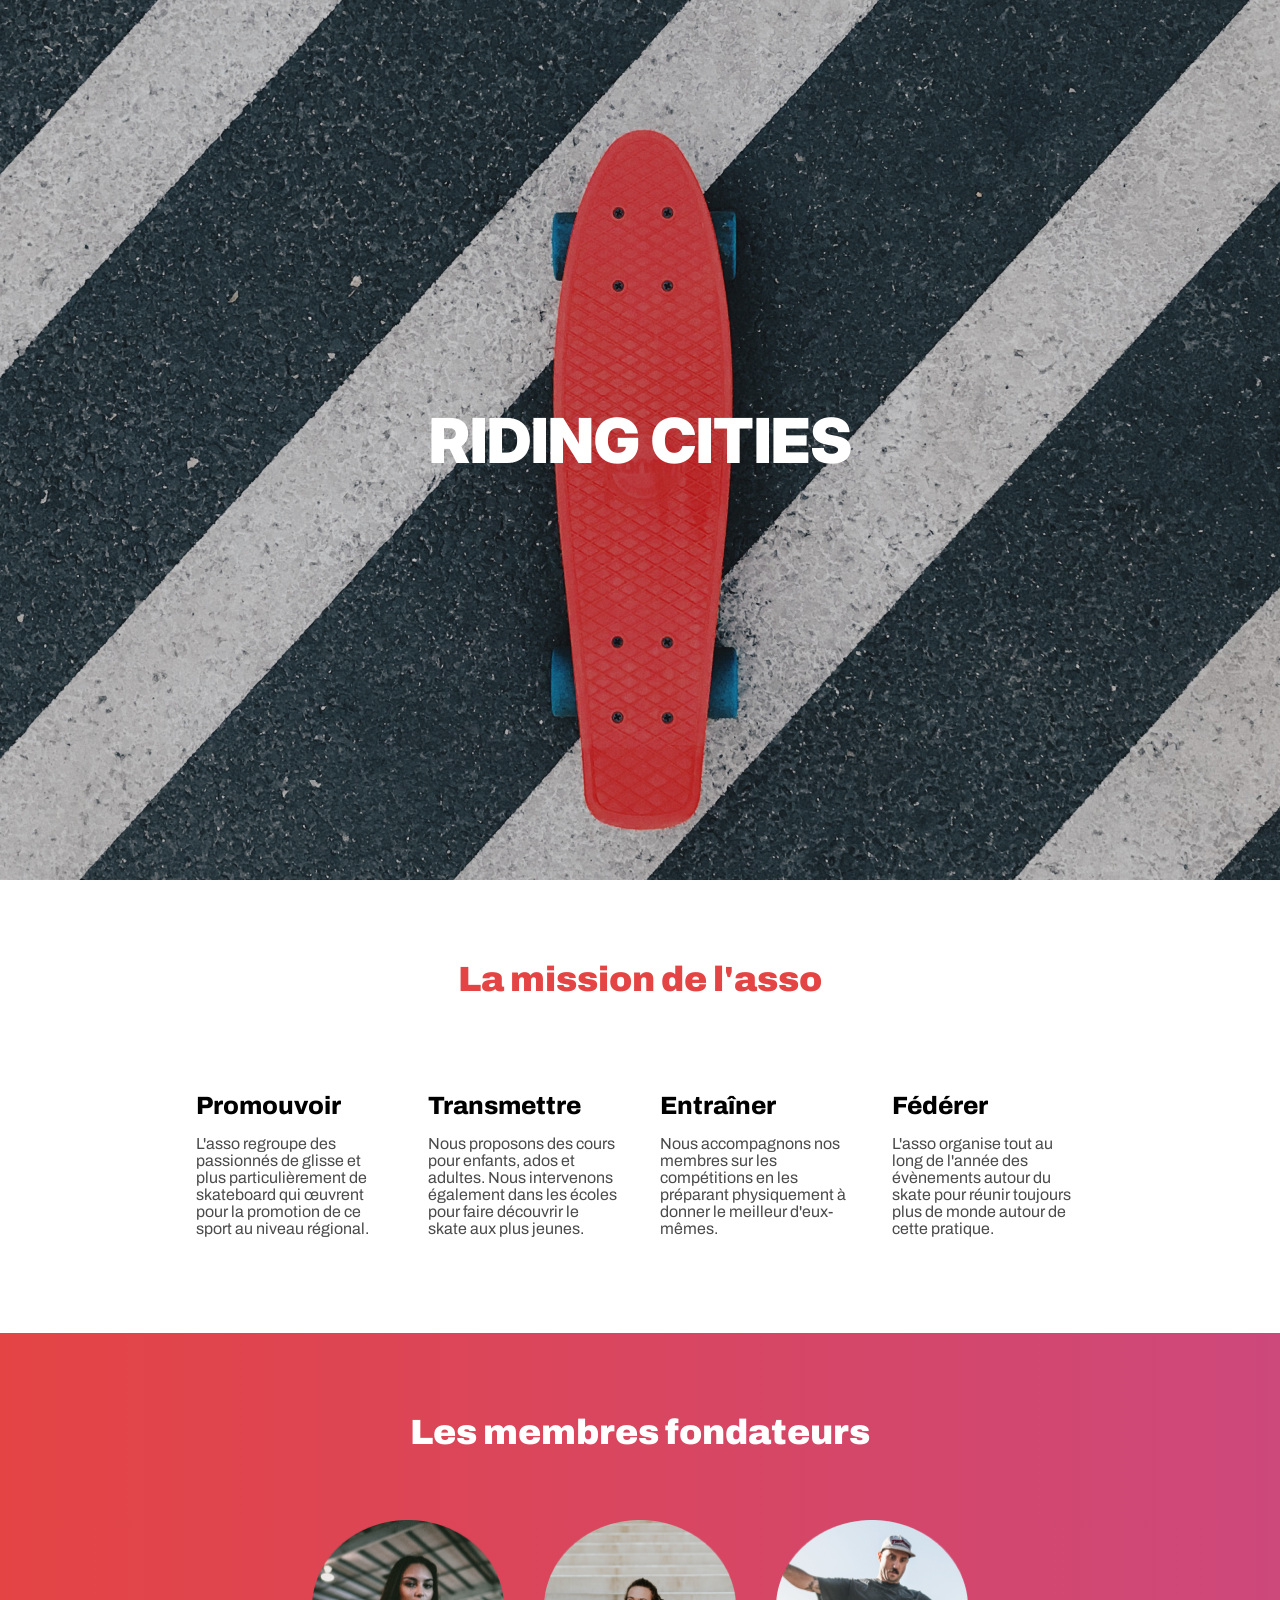
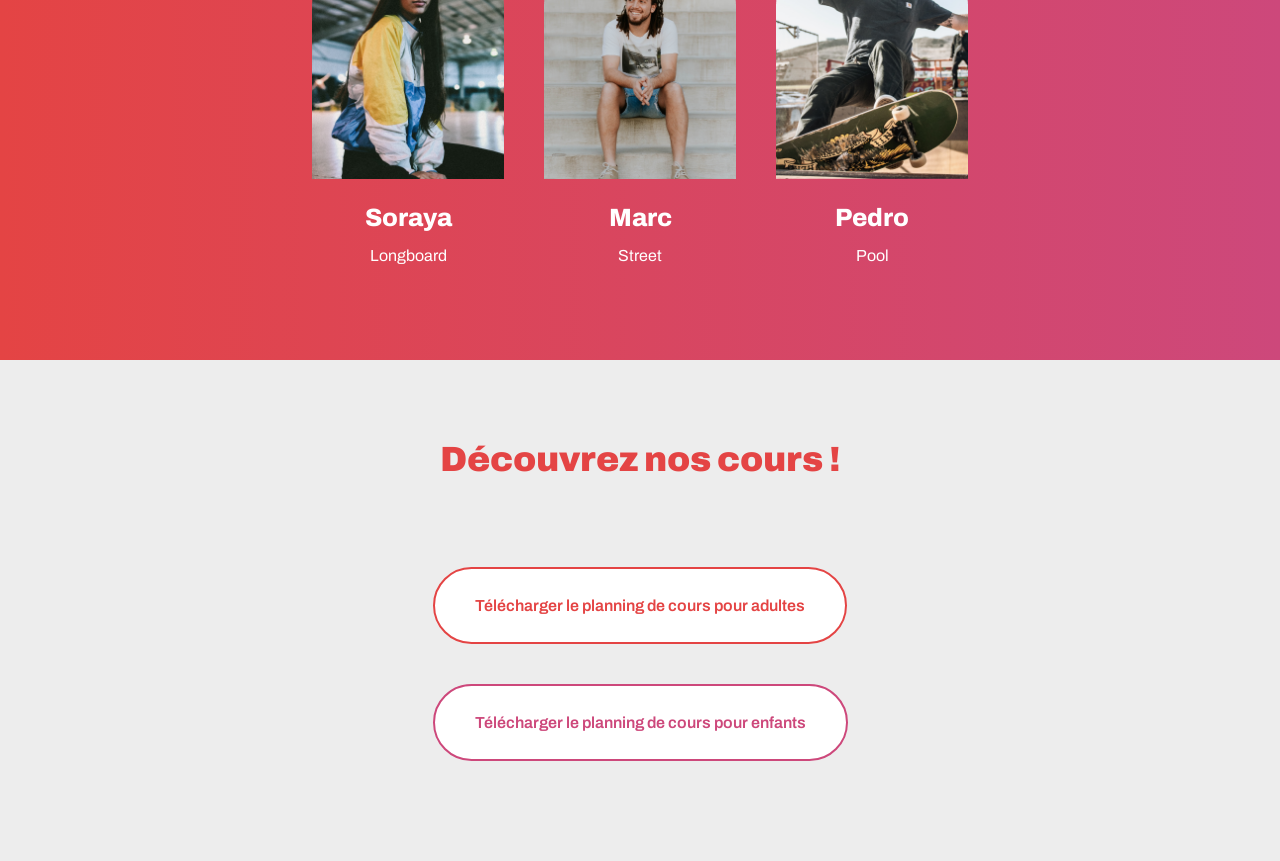
<file: Projet 2 - Découvrez le développement/Premiers_pas_HTML/Vial_JackAlbin_1_code_092025/index.html>
<!DOCTYPE html>
<html lang="fr">
	<head>
		<meta charset="utf-8">
		<meta name="viewport" content="width=device-width, initial-scale=1">
		<link rel="stylesheet" type="text/css" href="css/style.css">
		<link rel="preconnect" href="https://fonts.googleapis.com">
		<link rel="preconnect" href="https://fonts.gstatic.com" crossorigin>
		<link href="https://fonts.googleapis.com/css2?family=Archivo:wght@400;500;600;800;900&family=Inter:wght@900&display=swap" rel="stylesheet">
		<title>Riding Cities</title>
	</head>
	<body>
		<div class="container">
			<header>
				<img src="images/header.png" alt="skateboard sur un sol goudronné">
				<div class="headerTextContent">
					<h1>RIDING CITIES</h1>
				</div>
			</header>
			<main>
				<section>
					<h2>La mission de l'asso</h2>
					<div class="directionRow">
						<article>
							<h3>Promouvoir</h3>
							<p>L'asso regroupe des passionnés de glisse et plus particulièrement de skateboard qui œuvrent pour la promotion de ce sport au niveau régional.</p>
						</article>
						<article>
							<h3>Transmettre</h3>
							<p>Nous proposons des cours pour enfants, ados et adultes. Nous intervenons également dans les écoles pour faire découvrir le skate aux plus jeunes.</p>
						</article>
						<article>
							<h3>Entraîner</h3>
							<p>Nous accompagnons nos membres sur les compétitions en les préparant physiquement à donner le meilleur d'eux-mêmes.</p>
						</article>
						<article>
							<h3>Fédérer</h3>
							<p>L'asso organise tout au long de l'année des évènements autour du skate pour réunir toujours plus de monde autour de cette pratique.</p>
						</article>
					</div>
				</section>
				<section class="sectionLinearGradientBackground whiteContentSection textCenter">
					<h2>Les membres fondateurs</h2>
					<div class="directionRow">
						<article>
							<img src="images/soraya.png" alt="Soraya">
							<h3>Soraya</h3>
							<p>Longboard</p>
						</article>
						<article>
							<img src="images/marc.png" alt="Marc">
							<h3>Marc</h3>
							<p>Street</p>
						</article>
						<article>
							<img src="images/pedro.png" alt="Pedro">
							<h3>Pedro</h3>
							<p>Pool</p>
						</article>
					</div>
				</section>
				<section class="sectionLightGreyBackground">
					<div class="directionColumn">
						<h2>Découvrez nos cours !</h2>
						<a class="button buttonHighlight buttonRounded buttonMainColor" href="documents/planning-adultes.pdf">Télécharger le planning de cours pour adultes</a>
						<a class="button buttonHighlight buttonRounded buttonSecondColor" href="documents/planning-enfants.pdf">Télécharger le planning de cours pour enfants</a>
					</div>
				</section>
			</main>
		</div>
	</body>
</html>
</file>
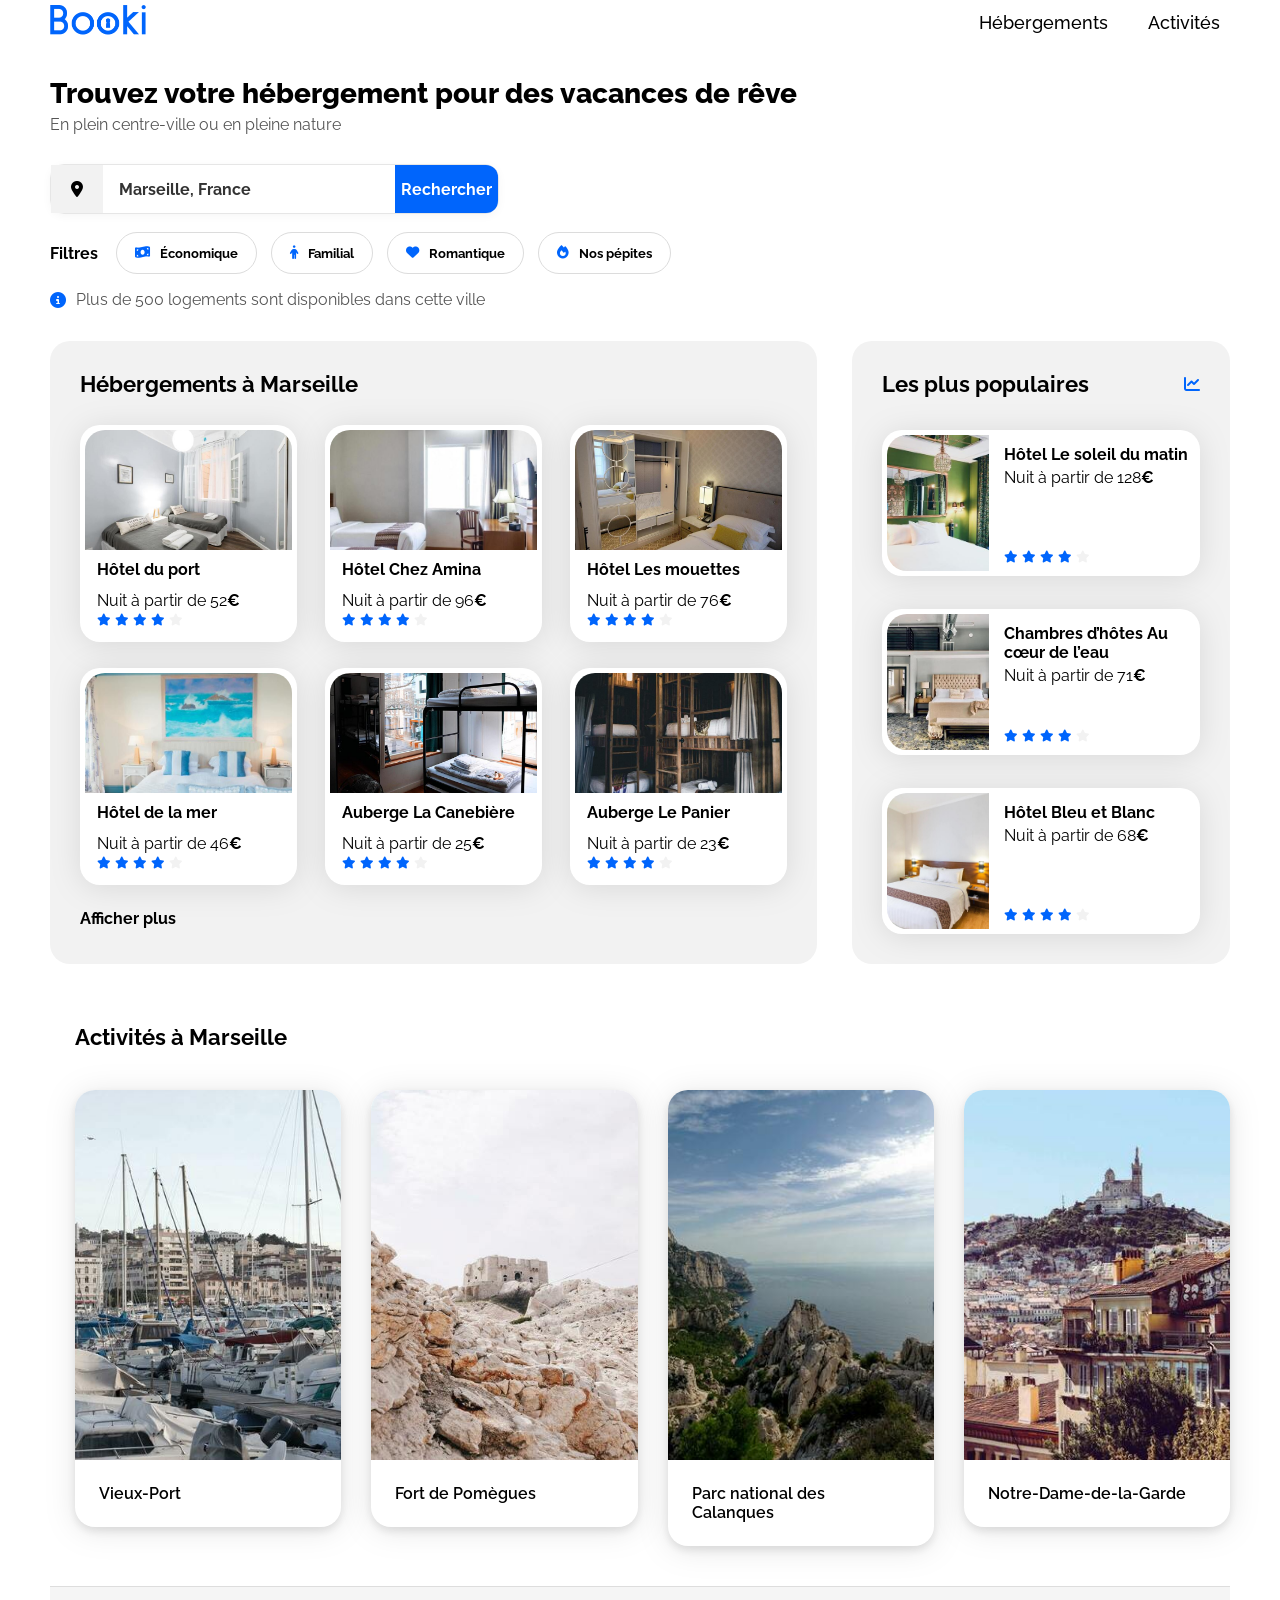
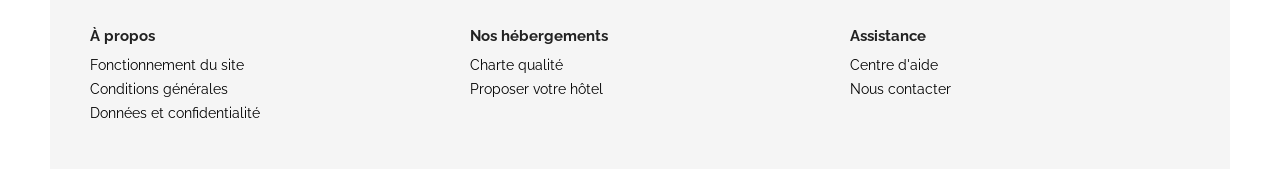
<file: Projet 3 - Créez la page d'accueil d'un site web avec HTML et CSS/site_web_HTML_CSS_vial_jackalbin/booki-starter-code/index.html>
<!DOCTYPE html>
<html lang="fr">
  <head>
    <meta charset="UTF-8" />
    <meta name="viewport" content="width=device-width, initial-scale=1.0" />
    <title>Booki</title>
    <link rel="preconnect" href="https://fonts.googleapis.com" />
    <link rel="preconnect" href="https://fonts.gstatic.com" crossorigin />
    <link
      href="https://fonts.googleapis.com/css2?family=Raleway:wght@400;500;700&display=swap"
      rel="stylesheet" />
    <link
      rel="stylesheet"
      href="https://cdnjs.cloudflare.com/ajax/libs/font-awesome/6.2.1/css/all.min.css"
      integrity="sha512-MV7K8+y+gLIBoVD59lQIYicR65iaqukzvf/nwasF0nqhPay5w/9lJmVM2hMDcnK1OnMGCdVK+iQrJ7lzPJQd1w=="
      crossorigin="anonymous"
      referrerpolicy="no-referrer" />
    <link rel="stylesheet" href="./css/style.css" />
  </head>

  <body>
    <div class="main-container">
      <header>
        <div class="header-logo-box">
          <a href="#">
            <img src="images/logo/Booki.png" alt="Booki logo" />
          </a>
        </div>
        <nav>
          <a href="#hebergements" class="header-text">Hébergements</a>
          <a href="#activites" class="header-text">Activités</a>
        </nav>
      </header>

      <main>
        <section class="search">
          <h1 class="search-title">
            Trouvez votre hébergement pour des vacances de rêve
          </h1>
          <p class="search-subtitle">
            En plein centre-ville ou en pleine nature
          </p>

          <form class="search-form" action="#" method="get">
            <div class="search-icon-box">
              <i class="fa-solid fa-location-dot" aria-hidden="true"></i>
            </div>

            <input
              class="search-input"
              type="text"
              name="q"
              placeholder="Marseille, France"
              aria-label="Ville" />
            <button class="search-button" type="submit">Rechercher</button>
          </form>

          <div class="filters">
            <span class="filters-label">Filtres</span>

            <button class="chip" type="button">
              <i class="fa-solid fa-money-bill-wave" aria-hidden="true"></i>
              <span>Économique</span>
            </button>

            <button class="chip" type="button">
              <i class="fa-solid fa-person" aria-hidden="true"></i>
              <span>Familial</span>
            </button>

            <button class="chip" type="button">
              <i class="fa-solid fa-heart" aria-hidden="true"></i>
              <span>Romantique</span>
            </button>

            <button class="chip" type="button">
              <i class="fa-solid fa-fire" aria-hidden="true"></i>
              <span>Nos pépites</span>
            </button>
          </div>

          <p class="info-line">
            <i class="fa-solid fa-circle-info" aria-hidden="true"></i>
            <span>Plus de 500 logements sont disponibles dans cette ville</span>
          </p>
        </section>

        <div class="hebergements-and-populaires">
          <section class="hebergements" id="hebergements">
            <div class="hebergements-title">
              <h2 class="section-title">Hébergements à Marseille</h2>
            </div>

            <div class="hebergements-cards">
              <a href="#">
                <article class="card">
                  <img
                    src="./images/hebergements/fred-kleber.jpg"
                    alt="Image de la chambre d'hôtel montrant un lit" />
                  <div class="card-content">
                    <div class="card-txt">
                      <h3 class="card-title">Hôtel du port</h3>
                      <p class="card-subtitle">
                        Nuit à partir de 52<span class="euro">€</span>
                      </p>
                    </div>
                    <div class="card-rating">
                      <i class="fa-xs fa-solid fa-star" aria-hidden="true"></i>
                      <i class="fa-xs fa-solid fa-star" aria-hidden="true"></i>
                      <i class="fa-xs fa-solid fa-star" aria-hidden="true"></i>
                      <i class="fa-xs fa-solid fa-star" aria-hidden="true"></i>
                      <i
                        class="fa-xs fa-solid fa-star neutral-star"
                        aria-hidden="true"></i>
                      <span class="sr-only">Note de 4 sur 5</span>
                    </div>
                  </div>
                </article>
              </a>

              <a href="#">
                <article class="card">
                  <img
                    src="./images/hebergements/febrian-zakaria.jpg"
                    alt="Image de la chambre d'hôtel montrant un lit" />
                  <div class="card-content">
                    <div class="card-txt">
                      <h3 class="card-title">Hôtel Chez Amina</h3>
                      <p class="card-subtitle">
                        Nuit à partir de 96<span class="euro">€</span>
                      </p>
                    </div>
                    <div class="card-rating">
                      <i class="fa-xs fa-solid fa-star" aria-hidden="true"></i>
                      <i class="fa-xs fa-solid fa-star" aria-hidden="true"></i>
                      <i class="fa-xs fa-solid fa-star" aria-hidden="true"></i>
                      <i class="fa-xs fa-solid fa-star" aria-hidden="true"></i>
                      <i
                        class="fa-xs fa-solid fa-star neutral-star"
                        aria-hidden="true"></i>
                      <span class="sr-only">Note de 4 sur 5</span>
                    </div>
                  </div>
                </article>
              </a>

              <a href="#">
                <article class="card">
                  <img
                    src="./images/hebergements/reisetopia.jpg"
                    alt="Image de la chambre d'hôtel montrant un lit" />
                  <div class="card-content">
                    <div class="card-txt">
                      <h3 class="card-title">Hôtel Les mouettes</h3>
                      <p class="card-subtitle">
                        Nuit à partir de 76<span class="euro">€</span>
                      </p>
                    </div>
                    <div class="card-rating">
                      <i class="fa-xs fa-solid fa-star" aria-hidden="true"></i>
                      <i class="fa-xs fa-solid fa-star" aria-hidden="true"></i>
                      <i class="fa-xs fa-solid fa-star" aria-hidden="true"></i>
                      <i class="fa-xs fa-solid fa-star" aria-hidden="true"></i>
                      <i
                        class="fa-xs fa-solid fa-star neutral-star"
                        aria-hidden="true"></i>
                      <span class="sr-only">Note de 4 sur 5</span>
                    </div>
                  </div>
                </article>
              </a>

              <a href="#">
                <article class="card">
                  <img
                    src="./images/hebergements/annie-spratt.jpg"
                    alt="Image de la chambre d'hôtel montrant un lit" />
                  <div class="card-content">
                    <div class="card-txt">
                      <h3 class="card-title">Hôtel de la mer</h3>
                      <p class="card-subtitle">
                        Nuit à partir de 46<span class="euro">€</span>
                      </p>
                    </div>
                    <div class="card-rating">
                      <i class="fa-xs fa-solid fa-star" aria-hidden="true"></i>
                      <i class="fa-xs fa-solid fa-star" aria-hidden="true"></i>
                      <i class="fa-xs fa-solid fa-star" aria-hidden="true"></i>
                      <i class="fa-xs fa-solid fa-star" aria-hidden="true"></i>
                      <i
                        class="fa-xs fa-solid fa-star neutral-star"
                        aria-hidden="true"></i>
                      <span class="sr-only">Note de 4 sur 5</span>
                    </div>
                  </div>
                </article>
              </a>

              <a href="#">
                <article class="card">
                  <img
                    src="./images/hebergements/marcus-loke.jpg"
                    alt="Image de la chambre d'hôtel montrant un lit" />
                  <div class="card-content">
                    <div class="card-txt">
                      <h3 class="card-title">Auberge La Canebière</h3>
                      <p class="card-subtitle">
                        Nuit à partir de 25<span class="euro">€</span>
                      </p>
                    </div>
                    <div class="card-rating">
                      <i class="fa-xs fa-solid fa-star" aria-hidden="true"></i>
                      <i class="fa-xs fa-solid fa-star" aria-hidden="true"></i>
                      <i class="fa-xs fa-solid fa-star" aria-hidden="true"></i>
                      <i class="fa-xs fa-solid fa-star" aria-hidden="true"></i>
                      <i
                        class="fa-xs fa-solid fa-star neutral-star"
                        aria-hidden="true"></i>
                      <span class="sr-only">Note de 4 sur 5</span>
                    </div>
                  </div>
                </article>
              </a>

              <a href="#">
                <article class="card">
                  <img
                    src="./images/hebergements/nicate-lee.jpg"
                    alt="Image de la chambre d'hôtel montrant un lit" />
                  <div class="card-content">
                    <div class="card-txt">
                      <h3 class="card-title">Auberge Le Panier</h3>
                      <p class="card-subtitle">
                        Nuit à partir de 23<span class="euro">€</span>
                      </p>
                    </div>
                    <div class="card-rating">
                      <i class="fa-xs fa-solid fa-star" aria-hidden="true"></i>
                      <i class="fa-xs fa-solid fa-star" aria-hidden="true"></i>
                      <i class="fa-xs fa-solid fa-star" aria-hidden="true"></i>
                      <i class="fa-xs fa-solid fa-star" aria-hidden="true"></i>
                      <i
                        class="fa-xs fa-solid fa-star neutral-star"
                        aria-hidden="true"></i>
                      <span class="sr-only">Note de 4 sur 5</span>
                    </div>
                  </div>
                </article>
              </a>
            </div>

            <div class="hebergements-see-more">
              <a href="#" class="hebergements-activites">
                <h4 class="see-more">Afficher plus</h4>
              </a>
            </div>
          </section>

          <section class="populaires">
            <div class="populaires-title">
              <h2 class="section-title">Les plus populaires</h2>
              <i class="fa-solid fa-chart-line" aria-hidden="true"></i>
            </div>

            <div class="populaires-cards">
              <a href="#">
                <article class="card">
                  <img
                    src="./images/hebergements/emile-guillemot.jpg"
                    alt="Image de la chambre d'hôtel montrant un lit" />
                  <div class="card-content">
                    <div class="card-txt">
                      <h3 class="card-title">Hôtel Le soleil du matin</h3>
                      <p class="card-subtitle">
                        Nuit à partir de 128<span class="euro">€</span>
                      </p>
                    </div>
                    <div class="card-rating">
                      <i class="fa-xs fa-solid fa-star" aria-hidden="true"></i>
                      <i class="fa-xs fa-solid fa-star" aria-hidden="true"></i>
                      <i class="fa-xs fa-solid fa-star" aria-hidden="true"></i>
                      <i class="fa-xs fa-solid fa-star" aria-hidden="true"></i>
                      <i
                        class="fa-xs fa-solid fa-star neutral-star"
                        aria-hidden="true"></i>
                      <span class="sr-only">Note de 4 sur 5</span>
                    </div>
                  </div>
                </article>
              </a>

              <a href="#">
                <article class="card">
                  <img
                    src="./images/hebergements/aw-creative.jpg"
                    alt="Image de la chambre d'hôtel montrant un lit" />
                  <div class="card-content">
                    <div class="card-txt">
                      <h3 class="card-title">
                        Chambres d’hôtes Au cœur de l’eau
                      </h3>
                      <p class="card-subtitle">
                        Nuit à partir de 71<span class="euro">€</span>
                      </p>
                    </div>
                    <div class="card-rating">
                      <i class="fa-xs fa-solid fa-star" aria-hidden="true"></i>
                      <i class="fa-xs fa-solid fa-star" aria-hidden="true"></i>
                      <i class="fa-xs fa-solid fa-star" aria-hidden="true"></i>
                      <i class="fa-xs fa-solid fa-star" aria-hidden="true"></i>
                      <i
                        class="fa-xs fa-solid fa-star neutral-star"
                        aria-hidden="true"></i>
                      <span class="sr-only">Note de 4 sur 5</span>
                    </div>
                  </div>
                </article>
              </a>

              <a href="#">
                <article class="card">
                  <img
                    src="./images/hebergements/febrian-zakaria2.jpg"
                    alt="Image de la chambre d'hôtel montrant un lit" />
                  <div class="card-content">
                    <div class="card-txt">
                      <h3 class="card-title">Hôtel Bleu et Blanc</h3>
                      <p class="card-subtitle">
                        Nuit à partir de 68<span class="euro">€</span>
                      </p>
                    </div>
                    <div class="card-rating">
                      <i class="fa-xs fa-solid fa-star" aria-hidden="true"></i>
                      <i class="fa-xs fa-solid fa-star" aria-hidden="true"></i>
                      <i class="fa-xs fa-solid fa-star" aria-hidden="true"></i>
                      <i class="fa-xs fa-solid fa-star" aria-hidden="true"></i>
                      <i
                        class="fa-xs fa-solid fa-star neutral-star"
                        aria-hidden="true"></i>
                      <span class="sr-only">Note de 4 sur 5</span>
                    </div>
                  </div>
                </article>
              </a>
            </div>
          </section>
        </div>

        <div class="activite-marseille">
          <section class="activites" id="activites">
            <div class="activites-title">
              <h2 class="section-title">Activités à Marseille</h2>
            </div>

            <div class="activites-cards">
              <a href="#">
                <article class="card">
                  <img
                    src="./images/activites/reno-laithienne.jpg"
                    alt="photo du Vieux-Port" />
                  <h3 class="card-title">Vieux-Port</h3>
                </article>
              </a>

              <a href="#">
                <article class="card">
                  <img
                    src="./images/activites/paul-hermann.jpg"
                    alt="photo du Fort de Pomègues" />
                  <h3 class="card-title">Fort de Pomègues</h3>
                </article>
              </a>

              <a href="#">
                <article class="card">
                  <img
                    src="./images/activites/kilyan-sockalingum.jpg"
                    alt="photo du Parc national des Calanques" />
                  <h3 class="card-title">Parc national des Calanques</h3>
                </article>
              </a>

              <a href="#">
                <article class="card">
                  <img
                    src="./images/activites/florian-wehde.jpg"
                    alt="photo de Notre-Dame-de-la-Garde" />
                  <h3 class="card-title">Notre-Dame-de-la-Garde</h3>
                </article>
              </a>
            </div>
          </section>
        </div>
      </main>

      <footer class="footer">
        <div class="footer-container">
          <div class="footer-column">
            <h4>À propos</h4>
            <ul>
              <li><a href="#">Fonctionnement du site</a></li>
              <li><a href="#">Conditions générales</a></li>
              <li><a href="#">Données et confidentialité</a></li>
            </ul>
          </div>

          <div class="footer-column">
            <h4>Nos hébergements</h4>
            <ul>
              <li><a href="#">Charte qualité</a></li>
              <li><a href="#">Proposer votre hôtel</a></li>
            </ul>
          </div>

          <div class="footer-column">
            <h4>Assistance</h4>
            <ul>
              <li><a href="#">Centre d'aide</a></li>
              <li><a href="#">Nous contacter</a></li>
            </ul>
          </div>
        </div>
      </footer>
    </div>
  </body>
</html>
</file>
<file: Projet 2 - Découvrez le développement/Premiers_pas_HTML/Vial_JackAlbin_1_code_092025/css/style.css>
/*GENERAL*/
:root {
  --main-color: #E44444; /* var(--main-color) */
  --second-color: #CD487B; /* var(--second-color) */
  --light-grey-color: #EDEDED; /* var(--light-grey-color) */
  --drak-grey-color: #4B4B4B; /* var(--drak-grey-color) */
}

body {
	margin: 0;
	display: flex;
	justify-content: center;
}

.container {
	min-width: 992px;
	max-width: 1440px;
}

h2, 
h3 {
	font-family: 'Archivo', sans-serif;
	font-style: normal;
}

h2 {
	text-align: center;
}


/*HEADER*/
header {
	position: relative;
	width: 100%;
	height: 880px;
}

header img,
header .headerTextContent {
	position: absolute;
	width: 100%;
	height: 100%;
	top: 0;
	left: 0;
}

header img {
	object-fit: cover;
}

header .headerTextContent {
	display: flex;
	justify-content: center;
	align-items: center;
}

h1 {
	font-family: 'Inter', sans-serif;
	font-style: normal;
	font-weight: 900;
	font-size: 62px;
	line-height: 75px;
	color: white;
}



/*CONTENT*/
section {
	padding-bottom: 80px;
	padding-top: 80px;
}

h2
{
	font-weight: 900;
	font-size: 35px;
	line-height: 38px;
	color: var(--main-color);
	padding-bottom: 40px;
	margin-top: 0;
}

h3 {
	font-weight: 800;
	font-size: 25px;
	line-height: 27px;
	color: black;
	margin-bottom: 0;
}

article {
	width: 15%;
	margin: 0px 20px;
	display: flex;
	flex-direction: column;
}

p {
	font-family: 'Archivo';
	font-style: normal;
	font-weight: 400;
	font-size: 16px;
	line-height: 17px;
	color: var(--drak-grey-color);
}


/***************/
.directionRow {
	display: flex;
	flex-direction: row;
	justify-content: center;
}

.directionColumn {
	display: flex;
	flex-direction: column;
	align-items: center;
}

.sectionLinearGradientBackground {
	background: linear-gradient(to right, var(--main-color), var(--second-color));
}

.whiteContentSection h2,
.whiteContentSection h3,
.whiteContentSection p {
	color:  white;
}

.textCenter {
	text-align: center;
}

/***************/
.sectionLightGreyBackground {
	background-color: var(--light-grey-color);
}

.button {
	margin: 20px 0px;
	padding: 28px 40px;

	background-color: white;

	border-style: solid;
	border-width: 2px;
	border-radius: 5px;

	box-sizing: border-box;

	font-family: 'Archivo';
	font-style: normal;
	font-weight: 600;
	font-size: 16px;
	line-height: 17px;

	display: flex;
	align-items: center;
	justify-content: center;

	text-decoration: none;
}

.buttonDrakGreyColor {
	color: var(--drak-grey-color);
	border-color: var(--drak-grey-color);
}

.buttonMainColor {
	color: var(--main-color);
	border-color: var(--main-color);
}

.buttonSecondColor {
	color: var(--second-color);
	border-color: var(--second-color);
}

.buttonRounded {
	border-radius: 39px;
}

.buttonHighlight:hover {
	font-weight: 800;
	border-width: 3px;
}
</file>
<file: Projet 3 - Créez la page d'accueil d'un site web avec HTML et CSS/site_web_HTML_CSS_vial_jackalbin/booki-starter-code/css/style.css>
/****** General ***********/
* {
  font-family: "Raleway", sans-serif;
  margin: 0;
}

:root {
  --main-color: #0065fc;
  --main-bg-color: #f2f2f2;
  --filter-bg-color: #deebff;
}

.fa-solid {
  color: var(--main-color);
}

body {
  max-width: 1440px;
  min-width: 1024px;
  margin: 0 auto;
  overflow-x: auto;
}

main {
  flex: 1;
}

.main-container {
  width: 100%;
  padding: 0 50px;
  margin: 0 auto;
  box-sizing: border-box;
}

a {
  color: inherit;
  text-decoration: none;
}

.section-title {
  margin: 0;
  font-size: 22px;
}

.card {
  background-color: white;
  border-radius: 20px;
  padding: 5px;
  filter: drop-shadow(0px 3px 15px rgba(0, 0, 0, 0.1));
}

.card img {
  object-fit: cover;
}

.card-title {
  font-size: 16px;
}

.euro {
  font-weight: 700;
}

.neutral-star {
  color: var(--main-bg-color);
}

/*************Header***************/
header {
  display: flex;
  justify-content: space-between;
  align-items: center;
  height: auto;
  padding: 0 10px 10px 0;
}

.header-logo-box img {
  height: 30px;
}

nav {
  display: flex;
  gap: 40px;
}

.header-text {
  text-decoration: none;
  font-size: 18px;
  font-weight: 500;
  color: black;
  padding: 10px 0 10px 0;
  border-top: 2px solid transparent;
}

.header-text:hover {
  color: var(--main-color);
  border-top: 2px solid var(--main-color);
}

.header-logo-box img:hover {
  opacity: 60%;
}

/*****************Recherches et filtres**************/
.search {
  margin: 24px 0 32px;
}
.search-title {
  font-size: 28px;
  font-weight: 800;
  margin-bottom: 5px;
}
.search-subtitle {
  color: #555;
  margin-bottom: 30px;
}

.search-form {
  display: flex;
  align-items: center;
  width: fit-content;
  border-radius: 14px;
  border: 1px solid #e6e6e6;
  box-shadow: 0 2px 10px rgba(0, 0, 0, 0.04);
}
.search-icon-box {
  background: #f2f2f2;
  width: 52px;
  height: 48px;
  display: flex;
  align-items: center;
  justify-content: center;
}
.search-icon-box .fa-solid {
  color: #000;
}
.search-input {
  height: 48px;
  width: 260px;
  padding: 0 16px;
  border: none;
  outline: none;
  font-weight: 700;
  font-size: 16px;
}
.search-input::placeholder {
  color: #333;
  opacity: 1;
}
.search-button {
  height: 48px;
  padding: 0 6px 0 6px;
  border: none;
  cursor: pointer;
  font-weight: 700;
  font-size: 16px;
  color: #fff;
  background: var(--main-color);
  border-top-right-radius: 12px;
  border-bottom-right-radius: 12px;
  margin: 0;
}

.filters {
  display: flex;
  align-items: center;
  gap: 14px;
  margin-top: 18px;
  flex-wrap: wrap;
}

.filters-label {
  font-weight: 700;
  margin-right: 4px;
}

.chip {
  display: inline-flex;
  align-items: center;
  gap: 10px;
  padding: 12px 18px;
  border-radius: 24px;
  border: 1px solid #dcdcdc;
  background: #fff;
  cursor: pointer;
  font-weight: 700;
}

.chip i {
  color: var(--main-color);
}

.chip:hover {
  background: var(--filter-bg-color);
}

.info-line {
  display: flex;
  align-items: center;
  gap: 10px;
  color: #555;
  margin-top: 16px;
}
.info-line .fa-circle-info {
  color: var(--main-color);
}

/****** Hebergements et Populaires ***********/
.hebergements-and-populaires {
  display: flex;
  justify-content: space-between;
}

.hebergements-and-populaires section {
  background-color: var(--main-bg-color);
  border-radius: 20px;
  padding: 30px;
  box-sizing: border-box;
  overflow: hidden;
}

/****** Hebergements ***********/
.hebergements {
  width: 65%;
}

.hebergements-cards .card {
  display: flex;
  flex-direction: column;
  border-radius: 20px;
}

.hebergements-cards {
  display: grid;
  grid-template-columns: repeat(3, 1fr);
  row-gap: 6%;
  column-gap: 4%;
  margin-top: 4%;
  margin-bottom: 7%;
}

.hebergements-cards img {
  width: 100%;
  height: 120px;
  border-top-left-radius: 20px;
  border-top-right-radius: 20px;
}

.hebergements-cards .card-content {
  width: 100%;
  padding: 8px 12px 8px 12px;
  display: flex;
  flex-direction: column;
  justify-content: space-between;
  box-sizing: border-box;
}

.hebergements-cards .card-title {
  margin-top: 2px;
  margin-bottom: 12px;
}

/****** Populaires ***********/
.populaires {
  width: 32%;
}

.populaires-title {
  display: flex;
  justify-content: space-between;
  align-items: center;
}

.populaires-cards .card {
  display: flex;
  margin-top: 33px;
}

.populaires-cards img {
  width: 33%;
  height: 136px;
  border-top-left-radius: 20px;
  border-bottom-left-radius: 20px;
}

.populaires-cards .card-content {
  width: 67%;
  padding-left: 15px;
  display: flex;
  flex-direction: column;
  justify-content: space-between;
  box-sizing: border-box;
}

.populaires-cards .card-title {
  margin-top: 10px;
  margin-bottom: 4px;
}

.populaires-cards .card-subtitle {
  margin: 0;
}

.populaires-cards .card-rating {
  margin-bottom: 5px;
}

/*****************Activités à Marseille***************/
.activites {
  margin-top: 60px;
  margin-bottom: 40px;
  margin-left: 25px;
}

.activites-cards {
  display: grid;
  grid-template-columns: repeat(4, 1fr);
  gap: 30px;
}

.activites-cards .card {
  display: flex;
  flex-direction: column;
  margin-top: 40px;
  border-radius: 20px;
  padding: 0;
  background-color: white;
  box-shadow: 0 4px 10px rgba(0, 0, 0, 0.1);
}

.activites-cards img {
  display: block;
  width: 100%;
  height: 370px;
  border-top-left-radius: 20px;
  border-top-right-radius: 20px;
}

.activites-cards .card-title {
  font-size: 16px;
  font-weight: 600;
  padding: 24px;
}

/************Footer***************/
.footer {
  margin-bottom: 0;
  background: #f5f5f5;
  padding: 30px 20px;
  font-family: Arial, sans-serif;
  font-size: 14px;
  color: #222;
  border-top: 1px solid #ddd;
}

.footer-container {
  display: flex;
  justify-content: space-between;
  max-width: 1200px;
  margin: auto;
  flex-wrap: wrap;
}

.footer-column {
  flex: 1;
  min-width: 180px;
  margin: 10px 20px;
}

.footer-column h4 {
  font-size: 15px;
  font-weight: bold;
  margin-bottom: 12px;
}

.footer-column ul {
  list-style: none;
  padding: 0;
  margin: 0;
}

.footer-column ul li {
  margin-bottom: 8px;
}

.footer-column ul li a {
  text-decoration: none;
  color: #000;
}

.footer-column ul li a:hover {
  color: #9e9cb2;
}
</file>
